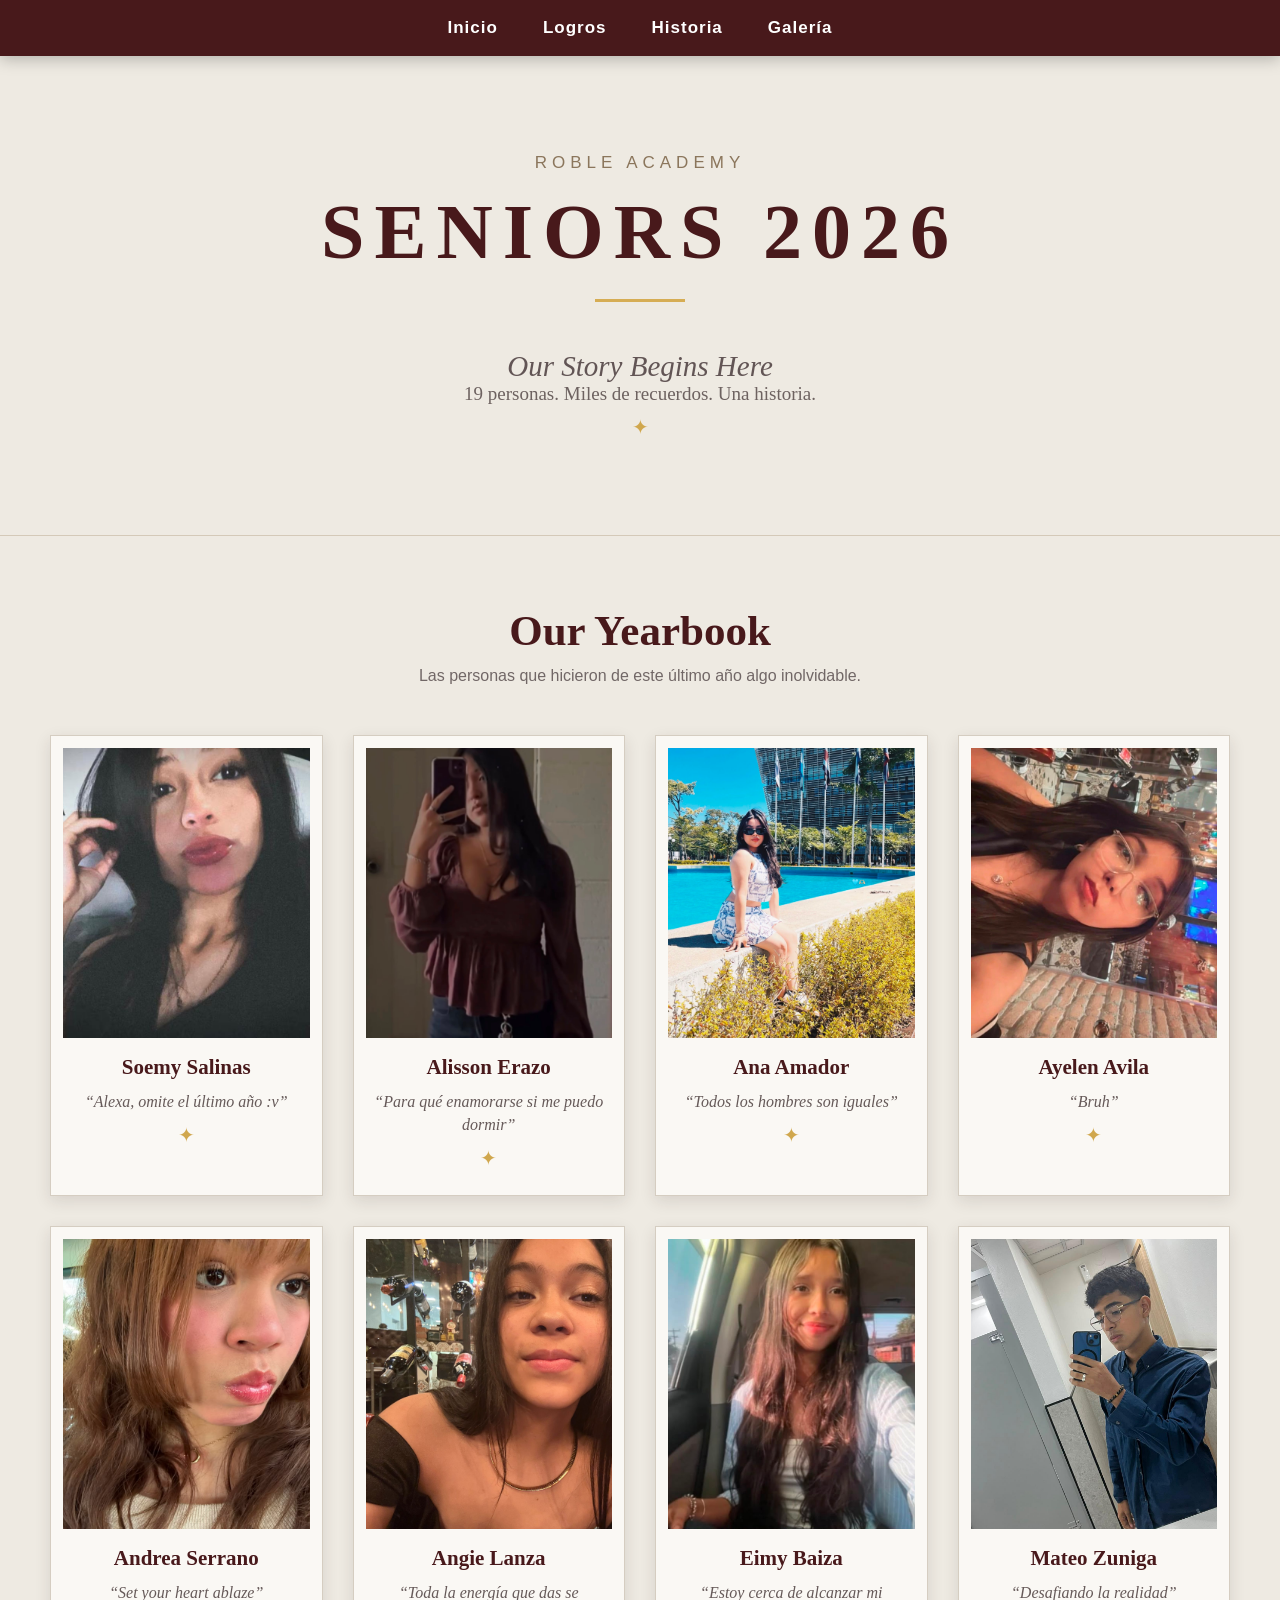
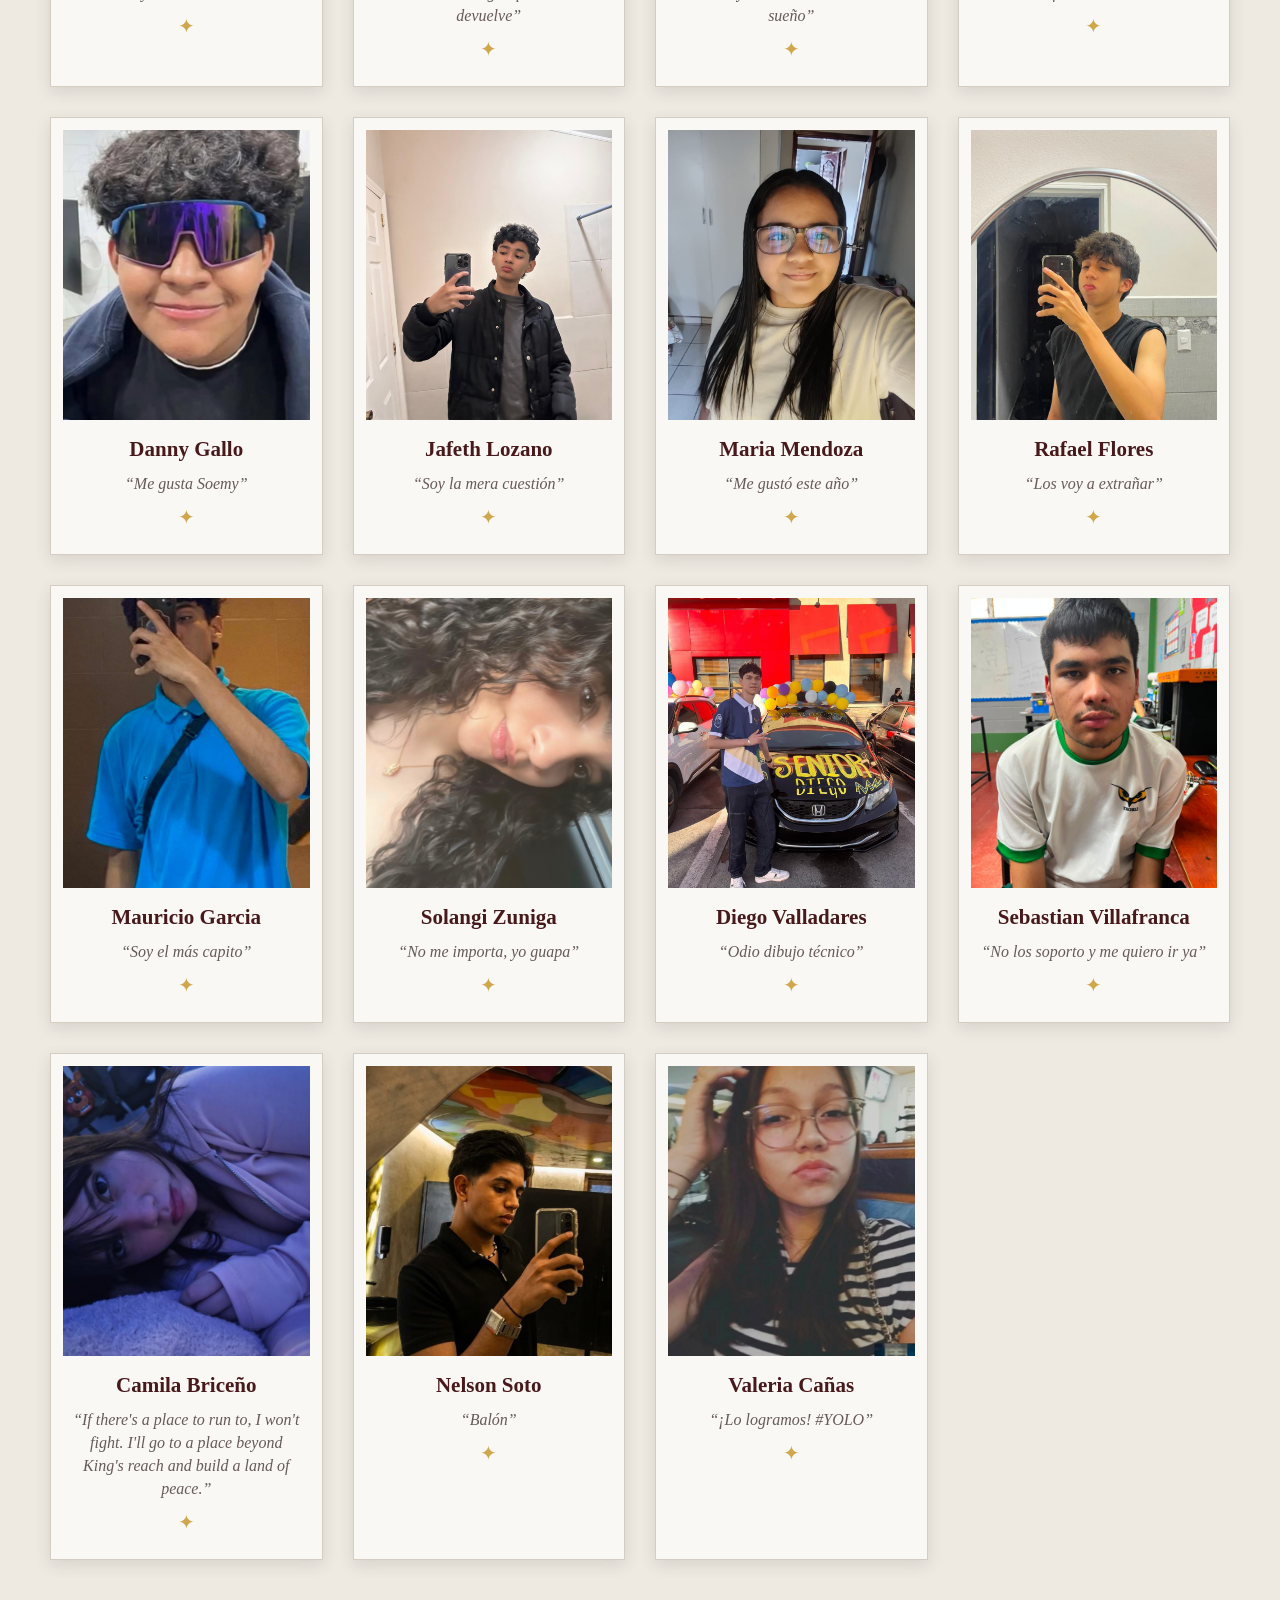
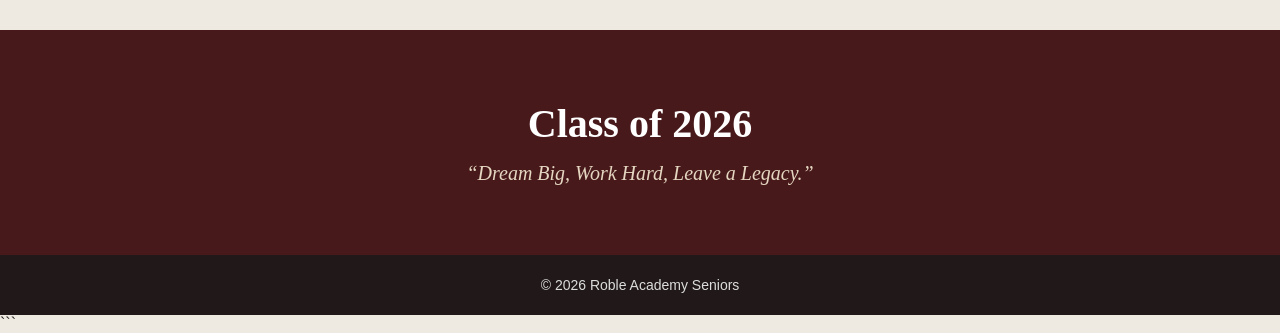
<file: index.html>
<!DOCTYPE html>
<html lang="es">

<head>

<meta charset="UTF-8">
<meta name="viewport" content="width=device-width, initial-scale=1.0">

<title>Roble Academy | Seniors 2026</title>

<link rel="stylesheet" href="estilos.css">

</head>


<body>


<!-- ==============================
     MENÚ
================================= -->

<nav>

<a href="index.html">Inicio</a>

<a href="logros.html">Logros</a>

<a href="historia.html">Historia</a>

<a href="galeria.html">Galería</a>

</nav>


<!-- ==============================
     PORTADA
================================= -->

<section class="portada">

<div class="small">
Roble Academy
</div>

<h1>SENIORS 2026</h1>

<div class="linea"></div>

<h2>Our Story Begins Here</h2>

<p>
19 personas. Miles de recuerdos. Una historia.
</p>

<div class="decoracion">
✦
</div>

</section>


<!-- ==============================
     YEARBOOK
================================= -->

<section class="yearbook">

<h2 class="yearbook-title">
Our Yearbook
</h2>

<p class="yearbook-subtitle">
Las personas que hicieron de este último año algo inolvidable.
</p>


<div class="grid">


<!-- 1 -->

<div class="card">

<img src="soemy.jpeg" alt="soemy">

<h3>Soemy Salinas</h3>

<p>
“Alexa, omite el último año :v”
</p>

<div class="decoracion">✦</div>

</div>


<!-- 2 -->

<div class="card">

<img src="allison.jpeg">

<h3>Alisson Erazo</h3>

<p>
“Para qué enamorarse si me puedo dormir”
</p>

<div class="decoracion">✦</div>

</div>


<!-- 3 -->

<div class="card">

<img src="ana.jpeg" alt="ana">

<h3>Ana Amador</h3>

<p>
“Todos los hombres son iguales”
</p>

<div class="decoracion">✦</div>

</div>


<!-- 4 -->

<div class="card">

<img src="ayelen.jpeg" alt="ayelen">

<h3>Ayelen Avila</h3>

<p>
“Bruh”
</p>

<div class="decoracion">✦</div>

</div>


<!-- 5 -->

<div class="card">

<img src="andrea.jpeg" alt="andrea">

<h3>Andrea Serrano</h3>

<p>
“Set your heart ablaze”
</p>

<div class="decoracion">✦</div>

</div>


<!-- 6 -->

<div class="card">

<img src="angie.jpeg" alt="angie">

<h3>Angie Lanza</h3>

<p>
“Toda la energía que das se devuelve”
</p>

<div class="decoracion">✦</div>

</div>


<!-- 7 -->

<div class="card">

<img src="eimy.jpeg" alt="Eimy Baiza">

<h3>Eimy Baiza</h3>

<p>
“Estoy cerca de alcanzar mi sueño”
</p>

<div class="decoracion">✦</div>

</div>


<!-- 8 -->

<div class="card">

<img src="mateo.jpeg" alt="mateo">

<h3>Mateo Zuniga</h3>

<p>
“Desafiando la realidad”
</p>

<div class="decoracion">✦</div>

</div>


<!-- 9 -->

<div class="card">

<img src="danny.jpeg" alt="danny">

<h3>Danny Gallo</h3>

<p>
“Me gusta Soemy”
</p>

<div class="decoracion">✦</div>

</div>


<!-- 10 -->

<div class="card">

<img src="jafeth.jpeg" alt="jafeth">

<h3>Jafeth Lozano</h3>

<p>
“Soy la mera cuestión”
</p>

<div class="decoracion">✦</div>

</div>


<!-- 11 -->

<div class="card">

<img src="maria.jpeg" alt="maria">

<h3>Maria Mendoza</h3>

<p>
“Me gustó este año”
</p>

<div class="decoracion">✦</div>

</div>


<!-- 12 -->

<div class="card">

<img src="rafael.jpeg" alt="rafael">

<h3>Rafael Flores</h3>

<p>
“Los voy a extrañar”
</p>

<div class="decoracion">✦</div>

</div>


<!-- 13 -->

<div class="card">

<img src="mauricio.jpeg" alt="mauricio">

<h3>Mauricio Garcia</h3>

<p>
“Soy el más capito”
</p>

<div class="decoracion">✦</div>

</div>


<!-- 14 -->

<div class="card">

<img src="solangi.jpeg" alt="solangi">

<h3>Solangi Zuniga</h3>

<p>
“No me importa, yo guapa”
</p>

<div class="decoracion">✦</div>

</div>


<!-- 15 -->

<div class="card">

<img src="diego.jpeg" alt="diego">

<h3>Diego Valladares</h3>

<p>
“Odio dibujo técnico”
</p>

<div class="decoracion">✦</div>

</div>


<!-- 16 -->

<div class="card">

<img src="andre.jpeg" alt="andre">

<h3>Sebastian Villafranca</h3>

<p>
“No los soporto y me quiero ir ya”
</p>

<div class="decoracion">✦</div>

</div>


<!-- 17 -->

<div class="card">

<img src="camilaa.jpg" alt="camilaa">

<h3>Camila Briceño</h3>

<p>
“If there's a place to run to, I won't fight.
I'll go to a place beyond King's reach
and build a land of peace.”
</p>

<div class="decoracion">✦</div>

</div>


<!-- 18 -->

<div class="card">

<img src="nelson.jpeg" alt="nelson">

<h3>Nelson Soto</h3>

<p>
“Balón”
</p>

<div class="decoracion">✦</div>

</div>


<!-- 19 -->

<div class="card">

<img src="valeria.jpeg" alt="valeria">

<h3>Valeria Cañas</h3>

<p>
“¡Lo logramos! #YOLO”
</p>

<div class="decoracion">✦</div>

</div>


</div>

</section>


<!-- ==============================
     MENSAJE FINAL
================================= -->

<section class="final">

<h2>Class of 2026</h2>

<p>
“Dream Big, Work Hard, Leave a Legacy.”
</p>

</section>


<footer>

© 2026 Roble Academy Seniors

</footer>


</body>

</html>
```
</file>
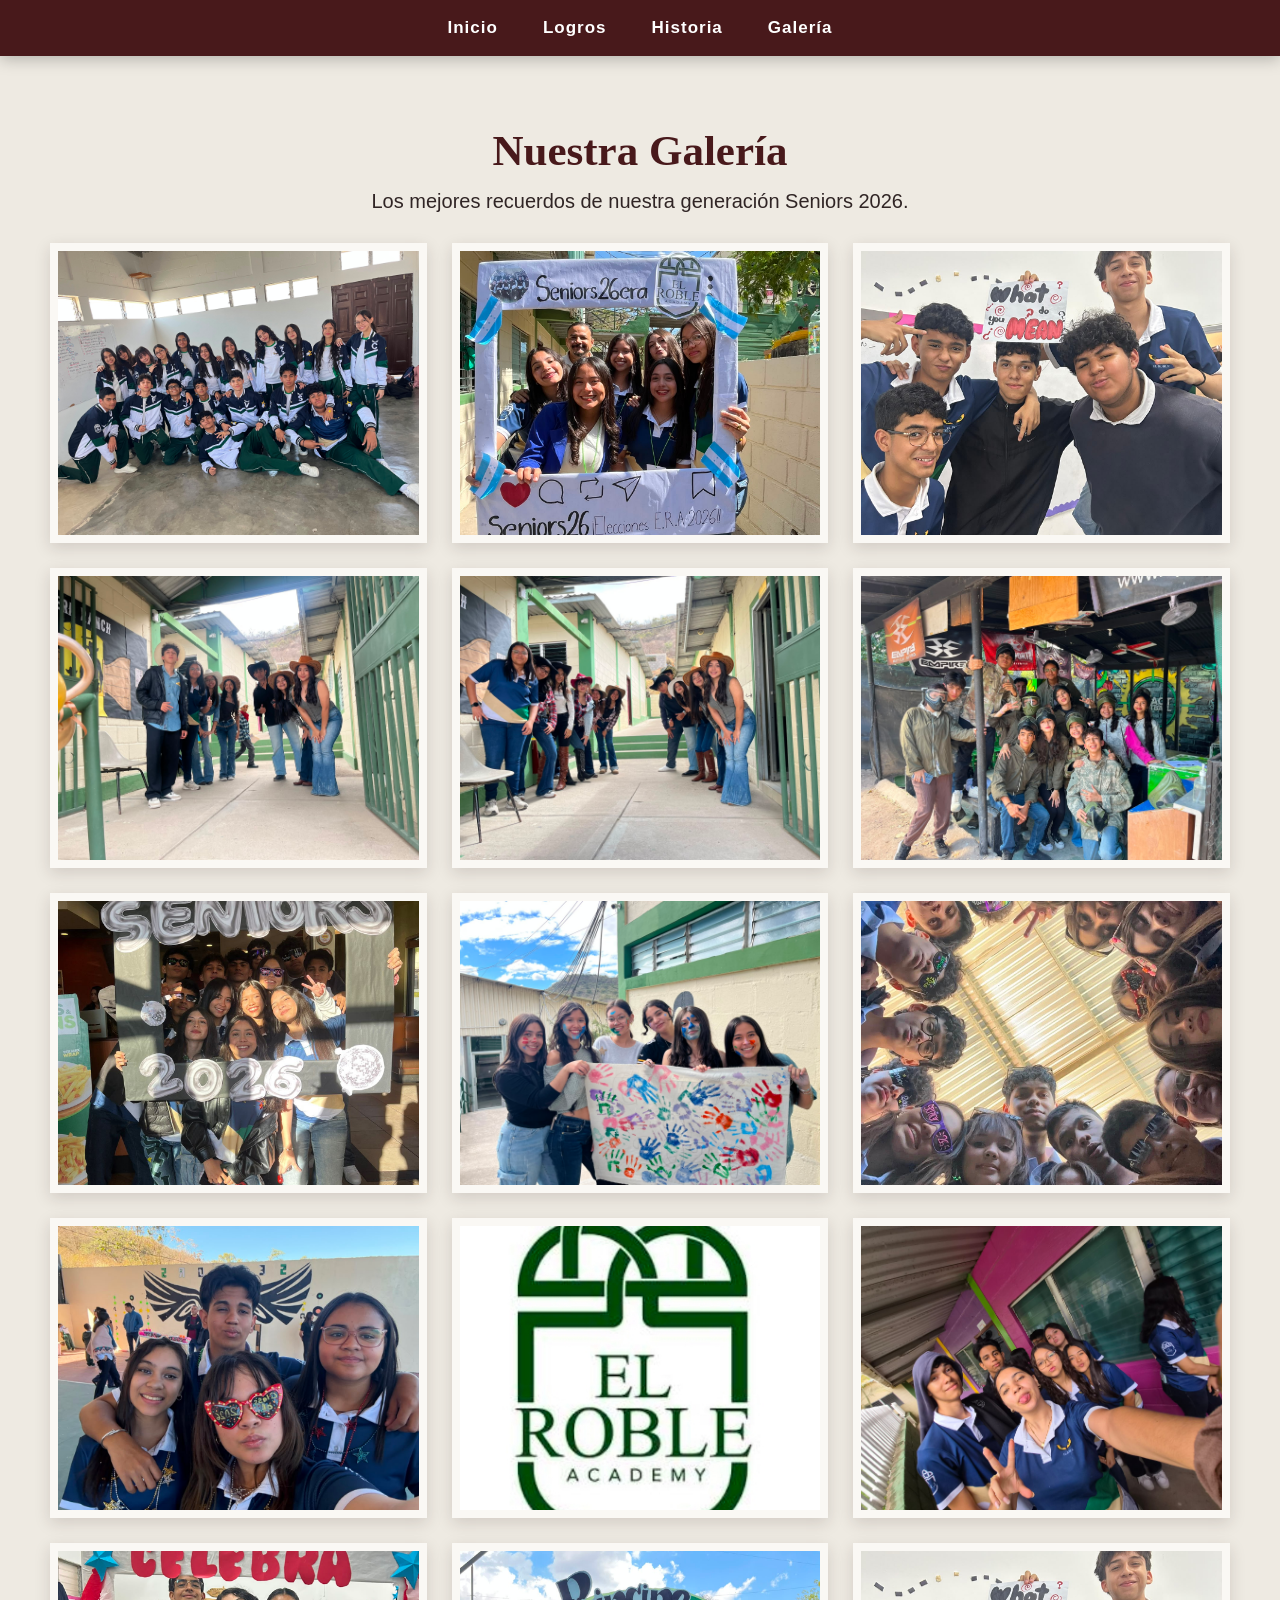
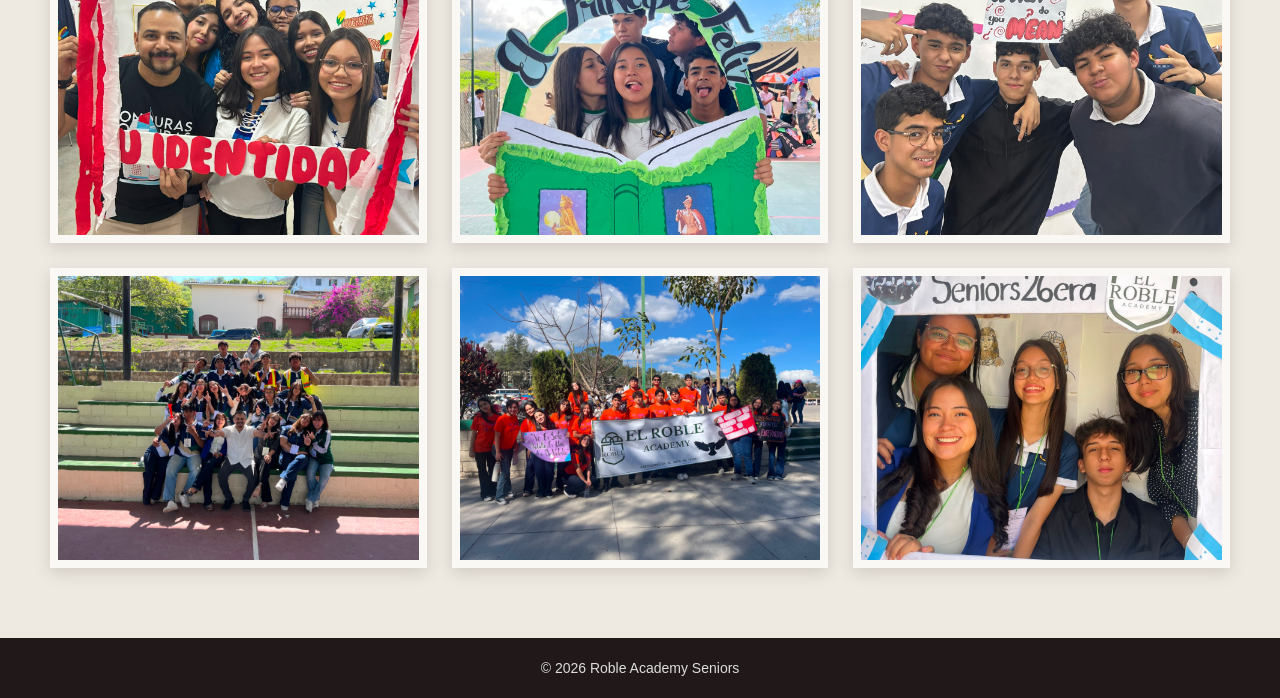
<file: galeria.html>
<!DOCTYPE html>
 <html lang="es"> 
<head>
 <meta charset="UTF-8">
 <title>Galería</title>
 <link rel="stylesheet" href="estilos.css">
 </head> 

<body> 

<nav> 
<a href="index.html">Inicio</a> 
<a href="logros.html">Logros</a> 
<a href="historia.html">Historia</a> 
<a href="galeria.html">Galería</a> 
</nav>

 <section class="pagina"> 

<h1>Nuestra Galería</h1>

 <p style="text-align:center;font-size:20px;margin-bottom:30px;"> Los mejores recuerdos de nuestra generación Seniors 2026. </p>

 <div class="galeria">

<img src="1.jpeg" alt="1">
<img src="2.jpeg" alt="2">
<img src="3.jpeg" alt="3">
<img src="4.jpeg" alt="4">
<img src="5.jpeg" alt="5">
<img src="6.jpeg" alt="6">
<img src="7.jpeg" alt="7">
<img src="8.jpeg" alt="8">
<img src="9.jpeg" alt="9">
<img src="10.jpeg" alt="10">
<img src="11.jpeg" alt="11">
<img src="12.jpeg" alt="12">
<img src="13.jpeg" alt="13">
<img src="14.jpeg" alt="14">
<img src="15.jpeg" alt="15">
<img src="16.jpeg" alt="16">
<img src="17.jpeg" alt="17">
<img src="18.jpeg" alt="18">
  
 </div>

 </section>
 <footer>
 © 2026 Roble Academy Seniors
 </footer>

 </body>
 </html>
</file>
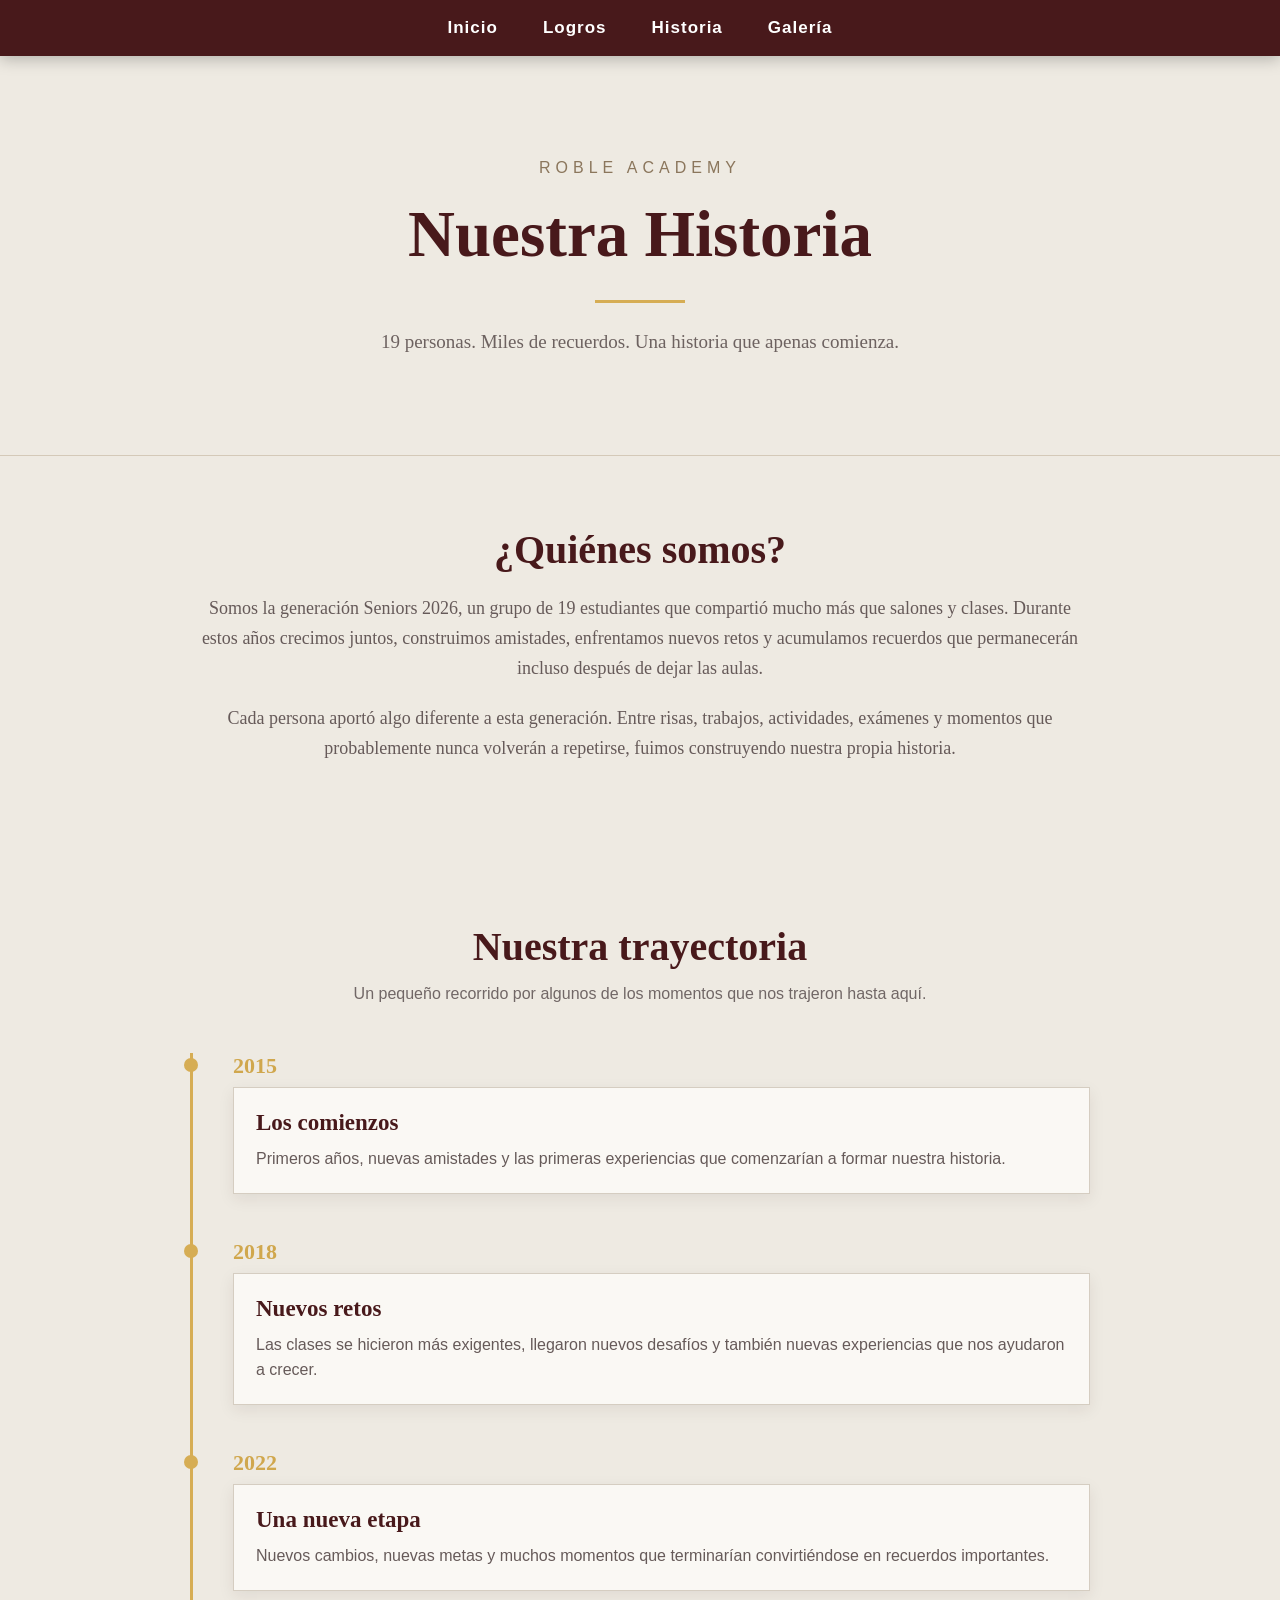
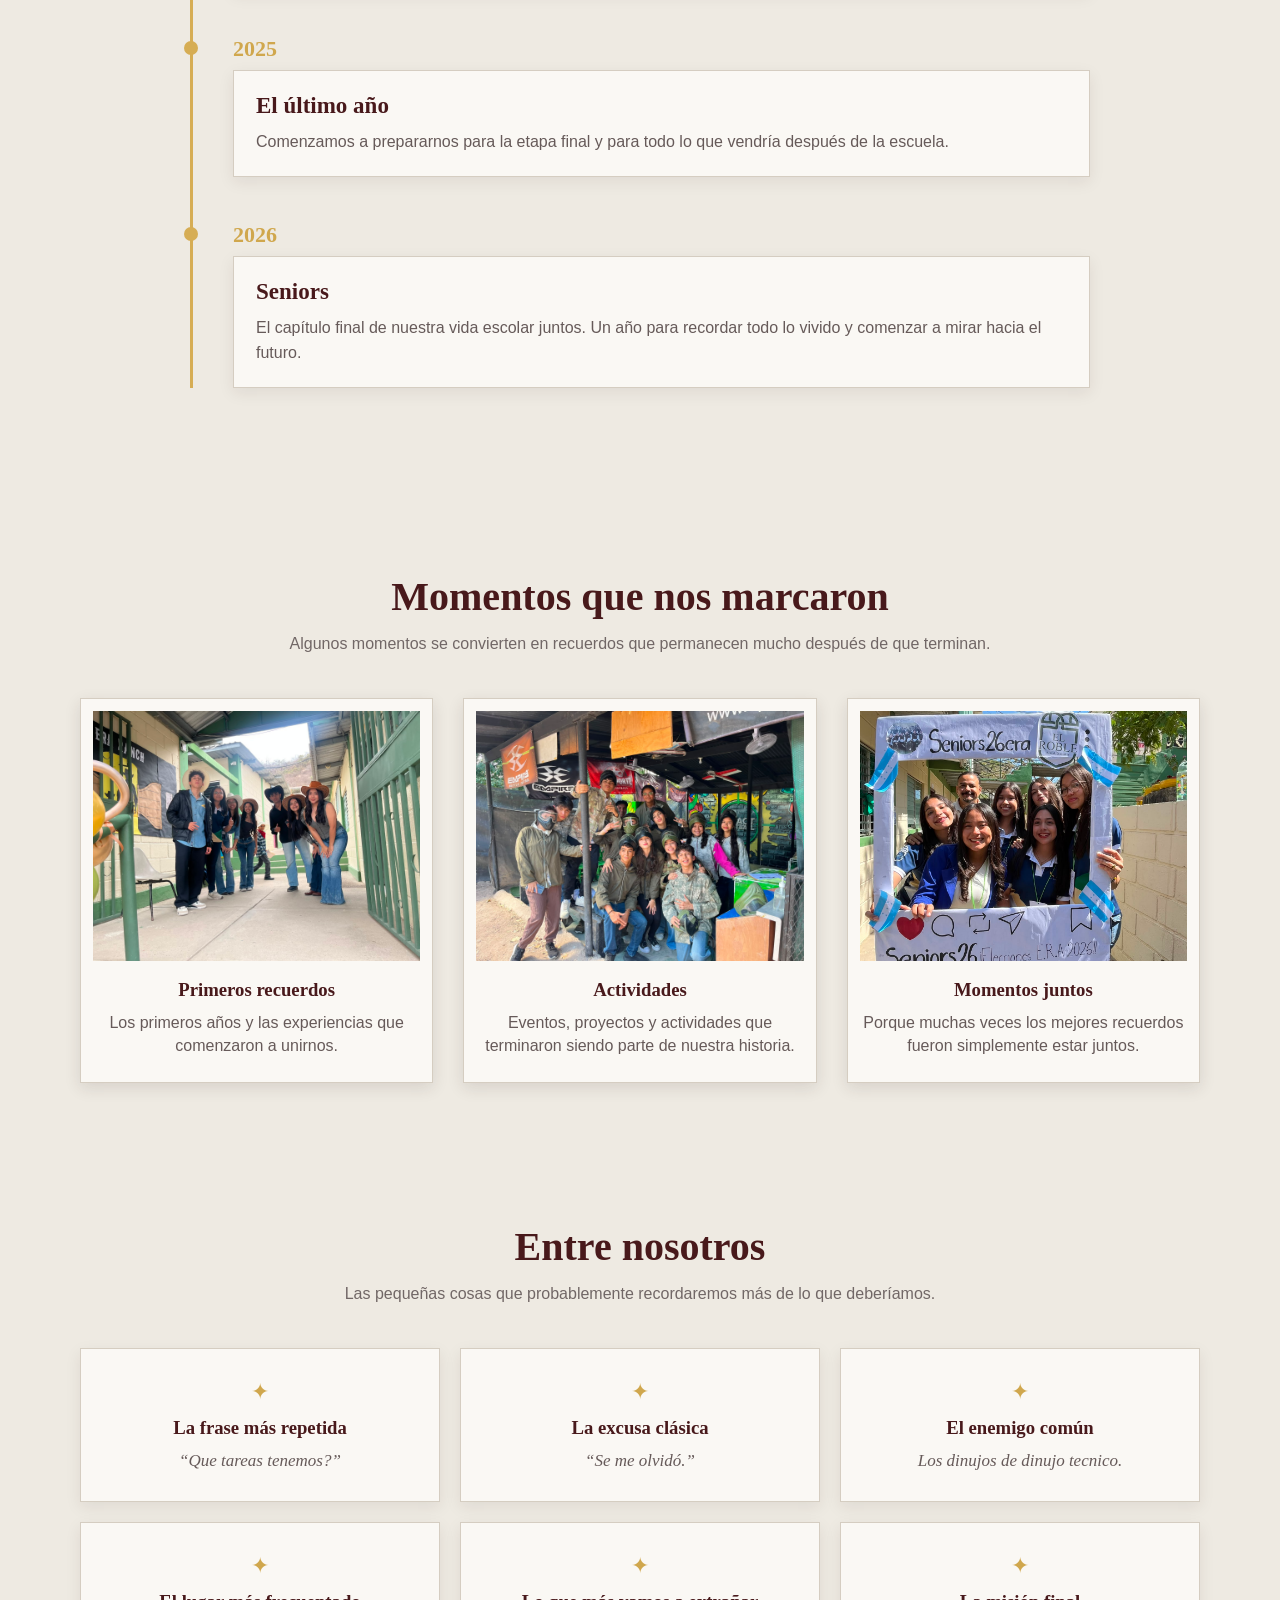
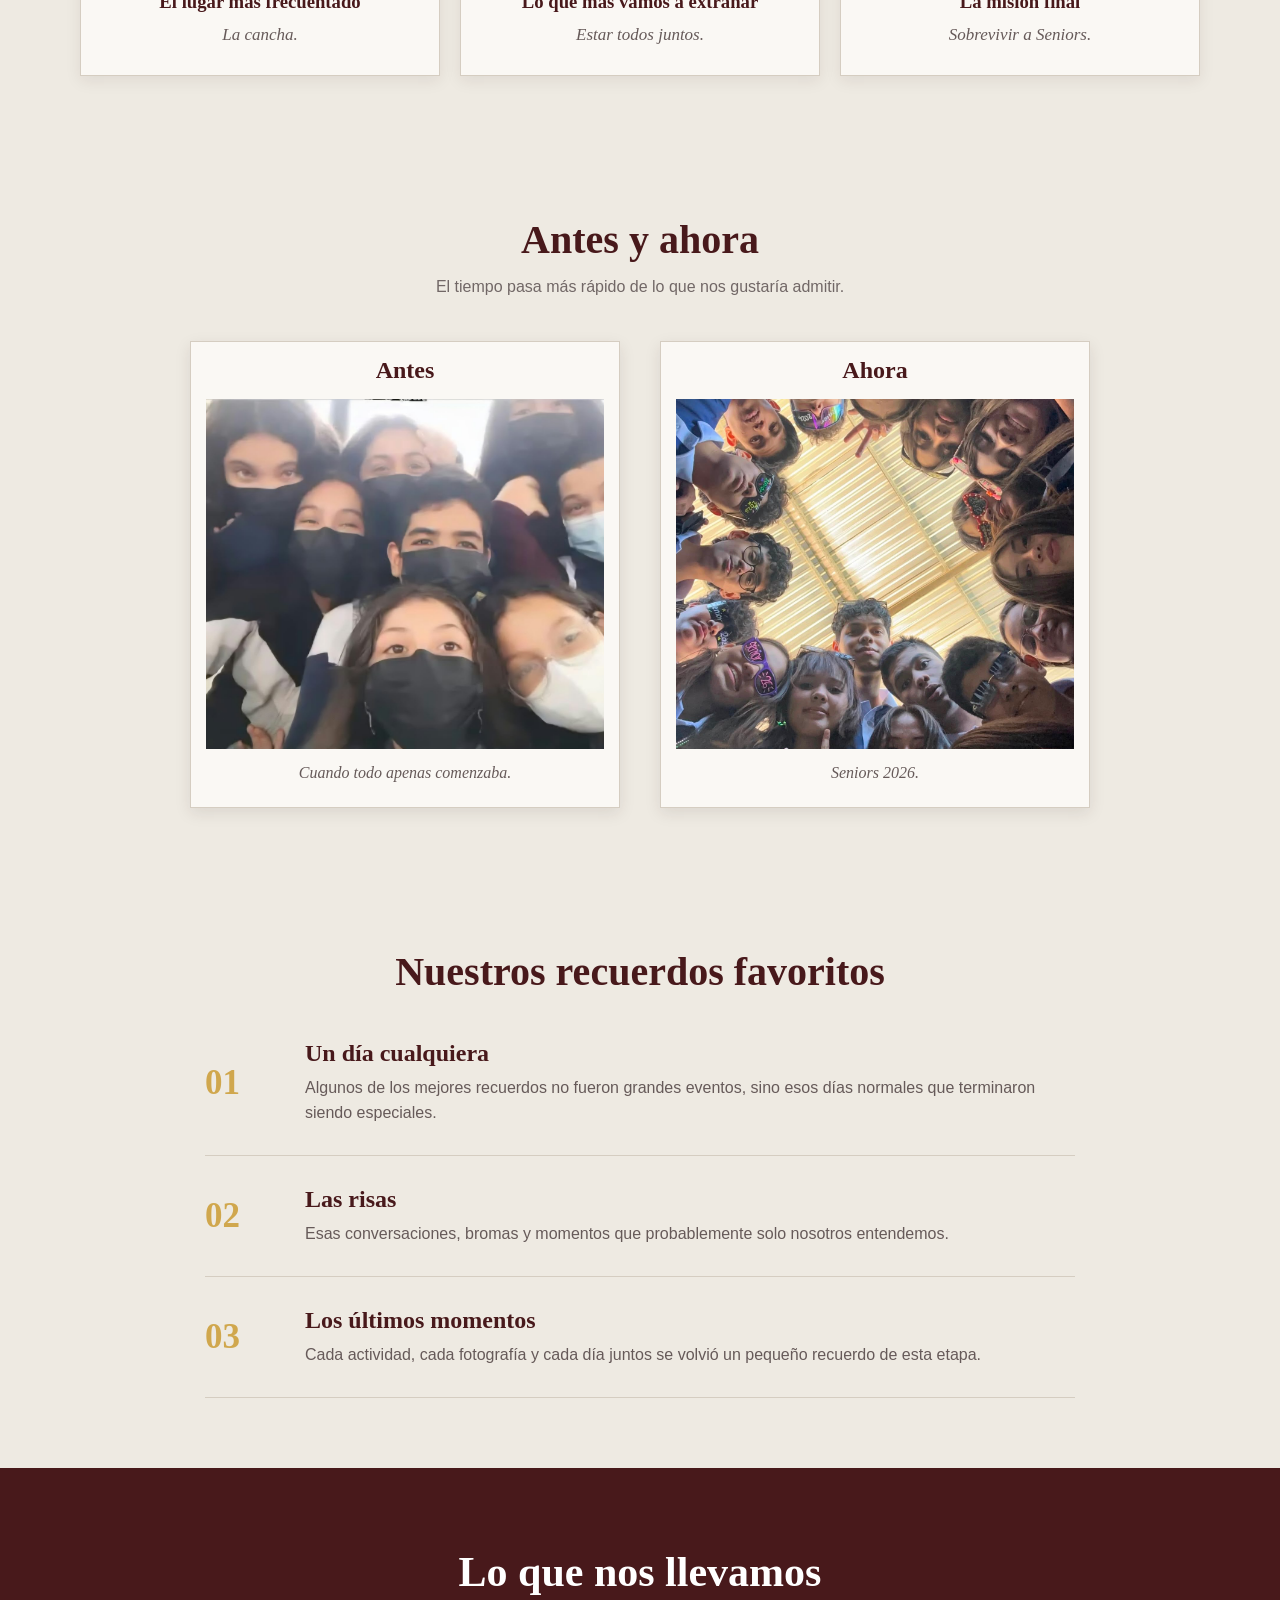
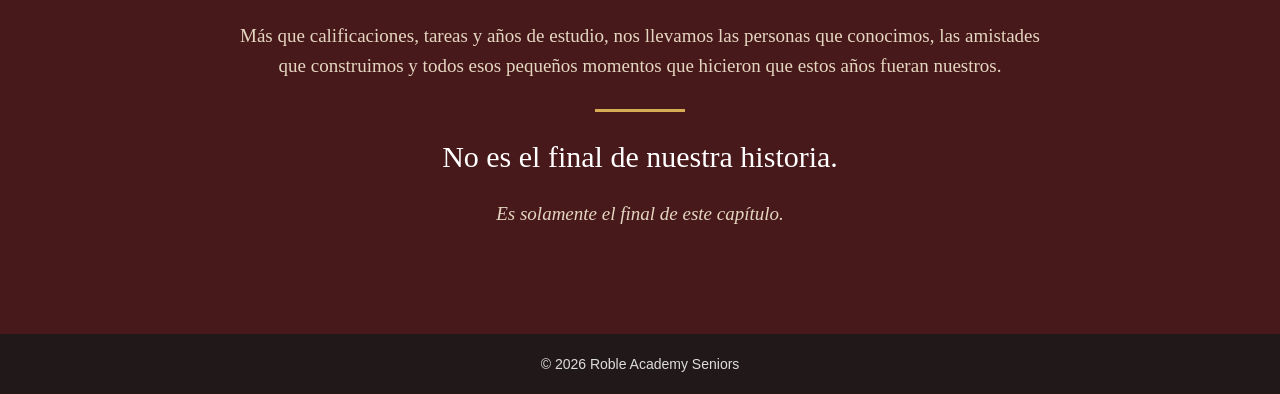
<file: historia.html>
<!DOCTYPE html>
<html lang="es">

<head>

<meta charset="UTF-8">
<meta name="viewport" content="width=device-width, initial-scale=1.0">

<title>Nuestra Historia | Roble Academy Seniors 2026</title>

<link rel="stylesheet" href="estilos.css">

</head>

<body>


<!-- ==============================
     MENÚ
================================= -->

<nav>

<a href="inicio.html">Inicio</a>

<a href="logros.html">Logros</a>

<a href="historia.html">Historia</a>

<a href="galeria.html">Galería</a>

</nav>


<!-- ==============================
     PORTADA
================================= -->

<section class="historia-portada">

<p class="historia-small">ROBLE ACADEMY</p>

<h1>Nuestra Historia</h1>

<div class="linea"></div>

<p>
19 personas. Miles de recuerdos. Una historia que apenas comienza.
</p>

</section>


<!-- ==============================
     QUIÉNES SOMOS
================================= -->

<section class="historia-seccion">

<h2>¿Quiénes somos?</h2>

<p class="historia-texto">

Somos la generación Seniors 2026, un grupo de 19 estudiantes
que compartió mucho más que salones y clases. Durante estos años
crecimos juntos, construimos amistades, enfrentamos nuevos retos
y acumulamos recuerdos que permanecerán incluso después de dejar
las aulas.

</p>

<p class="historia-texto">

Cada persona aportó algo diferente a esta generación. Entre
risas, trabajos, actividades, exámenes y momentos que probablemente
nunca volverán a repetirse, fuimos construyendo nuestra propia historia.

</p>

</section>


<!-- ==============================
     LÍNEA DEL TIEMPO
================================= -->

<section class="historia-seccion timeline-section">

<h2>Nuestra trayectoria</h2>

<p class="historia-subtitulo">
Un pequeño recorrido por algunos de los momentos que nos trajeron hasta aquí.
</p>


<div class="timeline">


<div class="timeline-item">

<div class="timeline-year">
2015
</div>

<div class="timeline-content">

<h3>Los comienzos</h3>

<p>
Primeros años, nuevas amistades y las primeras experiencias
que comenzarían a formar nuestra historia.
</p>

</div>

</div>


<div class="timeline-item">

<div class="timeline-year">
2018
</div>

<div class="timeline-content">

<h3>Nuevos retos</h3>

<p>
Las clases se hicieron más exigentes, llegaron nuevos desafíos
y también nuevas experiencias que nos ayudaron a crecer.
</p>

</div>

</div>


<div class="timeline-item">

<div class="timeline-year">
2022
</div>

<div class="timeline-content">

<h3>Una nueva etapa</h3>

<p>
Nuevos cambios, nuevas metas y muchos momentos que terminarían
convirtiéndose en recuerdos importantes.
</p>

</div>

</div>


<div class="timeline-item">

<div class="timeline-year">
2025
</div>

<div class="timeline-content">

<h3>El último año</h3>

<p>
Comenzamos a prepararnos para la etapa final y para todo lo que
vendría después de la escuela.
</p>

</div>

</div>


<div class="timeline-item">

<div class="timeline-year">
2026
</div>

<div class="timeline-content">

<h3>Seniors</h3>

<p>
El capítulo final de nuestra vida escolar juntos.
Un año para recordar todo lo vivido y comenzar a mirar hacia el futuro.
</p>

</div>

</div>


</div>

</section>


<!-- ==============================
     MOMENTOS
================================= -->

<section class="historia-seccion">

<h2>Momentos que nos marcaron</h2>

<p class="historia-subtitulo">
Algunos momentos se convierten en recuerdos que permanecen mucho después de que terminan.
</p>


<div class="momentos-grid">


<div class="momento-card">

<img src="4.jpeg" alt="4">

<h3>Primeros recuerdos</h3>

<p>
Los primeros años y las experiencias que comenzaron a unirnos.
</p>

</div>


<div class="momento-card">

<img src="6.jpeg" alt="6">

<h3>Actividades</h3>

<p>
Eventos, proyectos y actividades que terminaron siendo parte de nuestra historia.
</p>

</div>


<div class="momento-card">

<img src="2.jpeg" alt="2">

<h3>Momentos juntos</h3>

<p>
Porque muchas veces los mejores recuerdos fueron simplemente estar juntos.
</p>

</div>


</div>

</section>


<!-- ==============================
     ENTRE NOSOTROS
================================= -->

<section class="historia-seccion">

<h2>Entre nosotros</h2>

<p class="historia-subtitulo">
Las pequeñas cosas que probablemente recordaremos más de lo que deberíamos.
</p>


<div class="datos-grid">


<div class="dato-card">

<span>✦</span>

<h3>La frase más repetida</h3>

<p>
“Que tareas tenemos?”
</p>

</div>


<div class="dato-card">

<span>✦</span>

<h3>La excusa clásica</h3>

<p>
“Se me olvidó.”
</p>

</div>


<div class="dato-card">

<span>✦</span>

<h3>El enemigo común</h3>

<p>
Los dinujos de dinujo tecnico.
</p>

</div>


<div class="dato-card">

<span>✦</span>

<h3>El lugar más frecuentado</h3>

<p>
La cancha.
</p>

</div>


<div class="dato-card">

<span>✦</span>

<h3>Lo que más vamos a extrañar</h3>

<p>
Estar todos juntos.
</p>

</div>


<div class="dato-card">

<span>✦</span>

<h3>La misión final</h3>

<p>
Sobrevivir a Seniors.
</p>

</div>


</div>

</section>


<!-- ==============================
     ANTES Y AHORA
================================= -->

<section class="historia-seccion">

<h2>Antes y ahora</h2>

<p class="historia-subtitulo">
El tiempo pasa más rápido de lo que nos gustaría admitir.
</p>


<div class="antes-ahora-grid">


<div class="comparacion">

<h3>Antes</h3>

<img src="miniseniors.jpeg" alt="miniseniors">

<p>
Cuando todo apenas comenzaba.
</p>

</div>


<div class="comparacion">

<h3>Ahora</h3>

<img src="9.jpeg" alt="9">

<p>
Seniors 2026.
</p>

</div>


</div>

</section>


<!-- ==============================
     RECUERDOS FAVORITOS
================================= -->

<section class="historia-seccion recuerdos">

<h2>Nuestros recuerdos favoritos</h2>

<div class="recuerdo">

<div class="recuerdo-numero">
01
</div>

<div>

<h3>Un día cualquiera</h3>

<p>
Algunos de los mejores recuerdos no fueron grandes eventos,
sino esos días normales que terminaron siendo especiales.
</p>

</div>

</div>


<div class="recuerdo">

<div class="recuerdo-numero">
02
</div>

<div>

<h3>Las risas</h3>

<p>
Esas conversaciones, bromas y momentos que probablemente solo
nosotros entendemos.
</p>

</div>

</div>


<div class="recuerdo">

<div class="recuerdo-numero">
03
</div>

<div>

<h3>Los últimos momentos</h3>

<p>
Cada actividad, cada fotografía y cada día juntos se volvió
un pequeño recuerdo de esta etapa.
</p>

</div>

</div>

</section>


<!-- ==============================
     MENSAJE FINAL
================================= -->

<section class="historia-final">

<h2>Lo que nos llevamos</h2>

<p>

Más que calificaciones, tareas y años de estudio,
nos llevamos las personas que conocimos, las amistades que construimos
y todos esos pequeños momentos que hicieron que estos años fueran nuestros.

</p>

<div class="linea"></div>

<h3>
No es el final de nuestra historia.
</h3>

<p class="frase-final">
Es solamente el final de este capítulo.
</p>

</section>


<!-- ==============================
     FOOTER
================================= -->

<footer>

© 2026 Roble Academy Seniors

</footer>


</body>

</html>
</file>
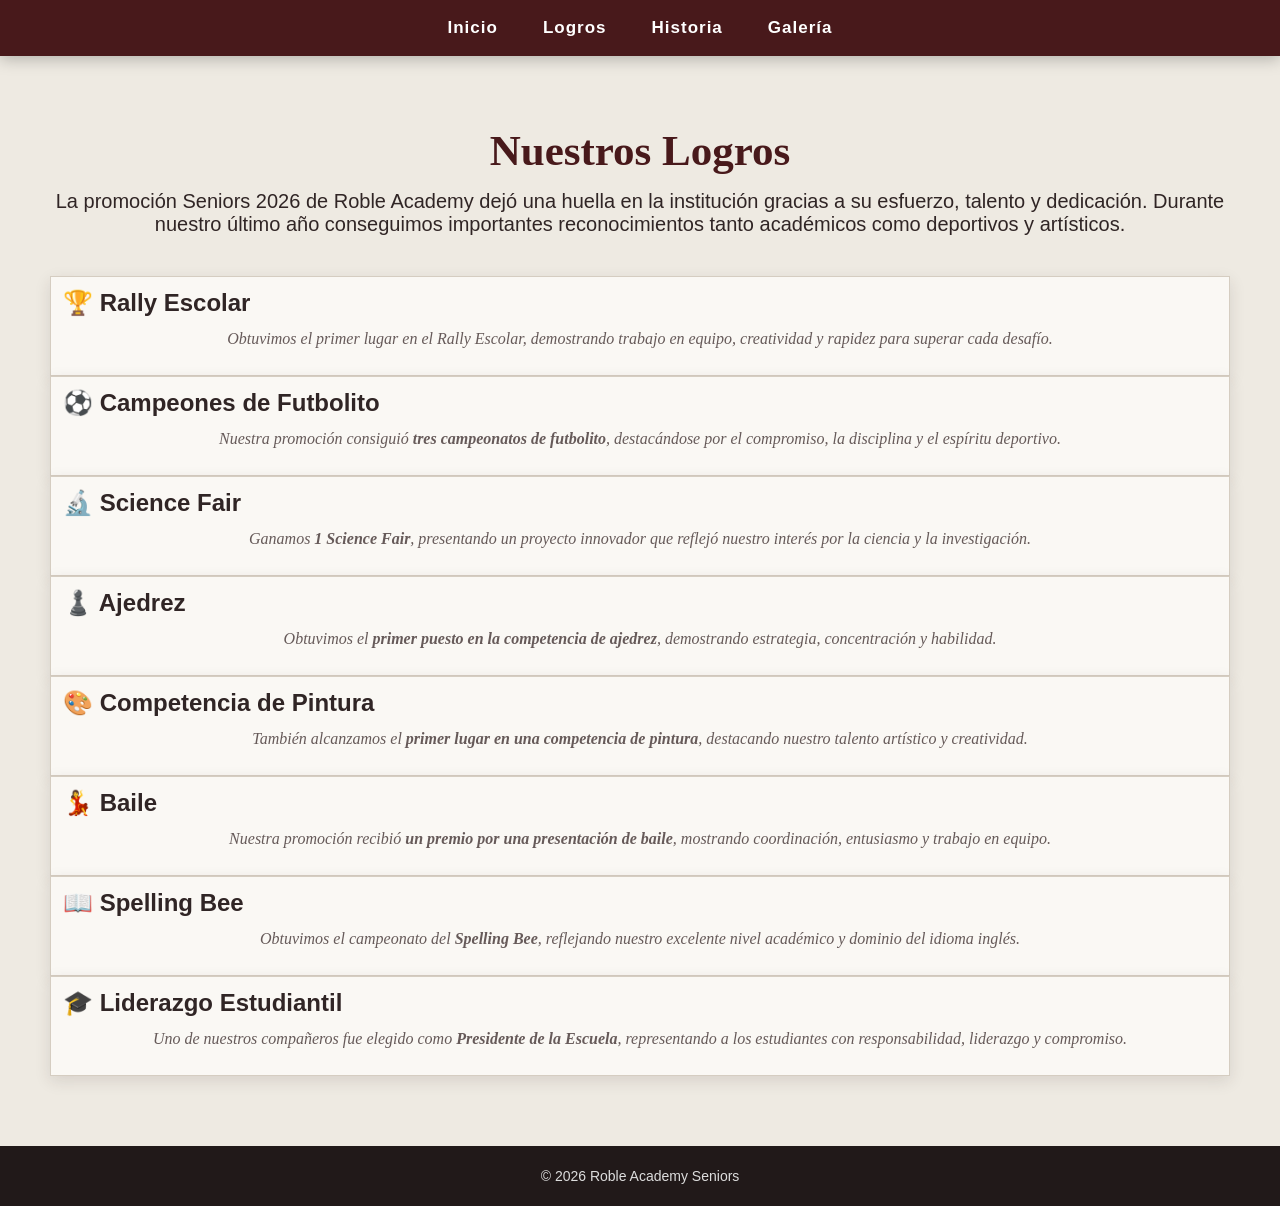
<file: logros.html>
<!DOCTYPE html> 
<html lang="es"> 
<head> 
<meta charset="UTF-8"> 
<title>Logros</title> 
<link rel="stylesheet" href="estilos.css">
</head> 

<body> 

<nav> 
<a href="index.html">Inicio</a> 
<a href="logros.html">Logros</a> 
<a href="historia.html">Historia</a> 
<a href="galeria.html">Galería</a> 
</nav> 

<section class="pagina"> 

<h1>Nuestros Logros</h1> 

<p style="text-align:center; font-size:20px; margin-bottom:40px;">
La promoción Seniors 2026 de Roble Academy dejó una huella en la institución gracias a su esfuerzo, talento y dedicación. Durante nuestro último año conseguimos importantes reconocimientos tanto académicos como deportivos y artísticos. </p> 

<div class="card">
 <h2>🏆 Rally Escolar</h2>
 <p>
 Obtuvimos el primer lugar en el Rally Escolar, demostrando trabajo en equipo, creatividad y rapidez para superar cada desafío.
 </p>
</div>

 <div class="card">
 <h2>⚽ Campeones de Futbolito</h2>
 <p>
 Nuestra promoción consiguió <strong>tres campeonatos de futbolito</strong>, destacándose por el compromiso, la disciplina y el espíritu deportivo.
 </p>
 </div>

 <div class="card">
 <h2>🔬 Science Fair</h2>
 <p>
 Ganamos <strong>1 Science Fair</strong>, presentando un proyecto innovador que reflejó nuestro interés por la ciencia y la investigación.
 </p>
 </div>

 <div class="card">
 <h2>♟️ Ajedrez</h2>
 <p>
 Obtuvimos el <strong>primer puesto en la competencia de ajedrez</strong>, demostrando estrategia, concentración y habilidad.
 </p>
 </div>

 <div class="card">
 <h2>🎨 Competencia de Pintura</h2>
 <p>
 También alcanzamos el <strong>primer lugar en una competencia de pintura</strong>, destacando nuestro talento artístico y creatividad.
 </p>
 </div>

 <div class="card">
 <h2>💃 Baile</h2>
 <p>
 Nuestra promoción recibió <strong>un premio por una presentación de baile</strong>, mostrando coordinación, entusiasmo y trabajo en equipo.
 </p>
 </div> 

<div class="card"> 
<h2>📖 Spelling Bee</h2>
 <p>
 Obtuvimos el campeonato del <strong>Spelling Bee</strong>, reflejando nuestro excelente nivel académico y dominio del idioma inglés.
 </p> 
</div>

 <div class="card">
 <h2>🎓 Liderazgo Estudiantil</h2>
 <p> 
Uno de nuestros compañeros fue elegido como <strong>Presidente de la Escuela</strong>, representando a los estudiantes con responsabilidad, liderazgo y compromiso.
 </p>
 </div>

 </section>

 <footer>
 © 2026 Roble Academy Seniors
 </footer>

 </body>
 </html>
</file>
<file: estilos.css>
/* ==============================
   GENERAL
================================= */

*{
    margin:0;
    padding:0;
    box-sizing:border-box;
}

body{
    background:#eeeae2;
    color:#302525;
    font-family:Arial, Helvetica, sans-serif;
}


/* ==============================
   NAVBAR
================================= */

nav{
    width:100%;
    background:#48191b;
    padding:18px;
    display:flex;
    justify-content:center;
    gap:45px;
    position:sticky;
    top:0;
    z-index:100;
    box-shadow:0 3px 15px rgba(0,0,0,.25);
}

nav a{
    color:#fff;
    text-decoration:none;
    font-size:17px;
    font-weight:bold;
    letter-spacing:1px;
    transition:.3s;
}

nav a:hover{
    color:#d6ad54;
}


/* ==============================
   PORTADA
================================= */

.portada{
    min-height:480px;

    display:flex;
    flex-direction:column;
    justify-content:center;
    align-items:center;
    text-align:center;

    padding:60px 20px;

    background:
    linear-gradient(
        rgba(238,234,226,.93),
        rgba(238,234,226,.93)
    );

    border-bottom:1px solid #d4c9b8;
}

.portada .small{
    color:#8b765c;
    font-size:17px;
    letter-spacing:5px;
    text-transform:uppercase;
    margin-bottom:20px;
}

.portada h1{
    font-family:Georgia,serif;
    color:#48191b;
    font-size:78px;
    letter-spacing:10px;
    line-height:1;
}

.portada h2{
    font-family:Georgia,serif;
    color:#625555;
    font-size:29px;
    font-weight:normal;
    font-style:italic;
    margin-top:20px;
}

.linea{
    width:90px;
    height:3px;
    background:#d6ad54;
    margin:28px auto;
}

.portada p{
    font-family:Georgia,serif;
    color:#6d6260;
    font-size:19px;
}


/* ==============================
   YEARBOOK
================================= */

.yearbook{
    max-width:1450px;
    margin:auto;
    padding:70px 50px;
}

.yearbook-title{
    text-align:center;
    font-family:Georgia,serif;
    font-size:43px;
    color:#48191b;
}

.yearbook-subtitle{
    text-align:center;
    color:#716766;
    margin-top:12px;
    margin-bottom:50px;
}


/* ==============================
   GRID
================================= */

.grid{
    display:grid;
    grid-template-columns:repeat(4,1fr);
    gap:30px;
}


/* ==============================
   TARJETAS
================================= */

.card{
    background:#faf8f4;
    padding:12px 12px 25px;

    border:1px solid #d5cdc1;

    box-shadow:
        0 5px 15px rgba(50,30,30,.12);

    transition:.3s;
}

.card:hover{
    transform:translateY(-8px);
    box-shadow:
        0 15px 30px rgba(50,30,30,.2);
}


/* ==============================
   FOTO
================================= */

.card img{
    width:100%;
    height:290px;
    object-fit:cover;
    display:block;
}


/* ==============================
   NOMBRE
================================= */

.card h3{
    text-align:center;
    margin-top:17px;

    color:#48191b;

    font-family:Georgia,serif;
    font-size:21px;
}


/* ==============================
   FRASE
================================= */

.card p{
    text-align:center;

    margin-top:10px;

    padding:0 8px;

    color:#665a59;

    font-family:Georgia,serif;
    font-style:italic;

    font-size:16px;
    line-height:23px;
}


/* ==============================
   DECORACIÓN
================================= */

.decoracion{
    text-align:center;
    color:#d0a74d;
    font-size:20px;
    margin-top:10px;
}


/* ==============================
   FINAL
================================= */

.final{
    background:#48191b;
    color:white;

    text-align:center;

    padding:70px 20px;
}

.final h2{
    font-family:Georgia,serif;
    font-size:40px;
}

.final p{
    margin-top:15px;

    font-family:Georgia,serif;
    font-style:italic;

    font-size:20px;
    color:#e4d6c0;
}


/* ==============================
   FOOTER
================================= */

footer{
    background:#211919;
    color:#ddd;

    text-align:center;

    padding:22px;

    font-size:14px;
}


/* ==============================
   TABLET
================================= */

@media(max-width:1100px){

    .grid{
        grid-template-columns:repeat(3,1fr);
    }

    .portada h1{
        font-size:60px;
    }

}


/* ==============================
   CELULAR
================================= */

@media(max-width:750px){

    nav{
        gap:20px;
        flex-wrap:wrap;
    }

    nav a{
        font-size:14px;
    }

    .grid{
        grid-template-columns:repeat(2,1fr);
    }

    .yearbook{
        padding:50px 20px;
    }

    .portada h1{
        font-size:43px;
        letter-spacing:5px;
    }

    .portada h2{
        font-size:23px;
    }

}


/* ==============================
   CELULAR PEQUEÑO
================================= */

@media(max-width:500px){

    .grid{
        grid-template-columns:1fr;
    }

    .card img{
        height:350px;
    }

    .yearbook-title{
        font-size:34px;
    }

}

/* ==============================
   HISTORIA
================================= */

.historia-portada{
    min-height:400px;

    display:flex;
    flex-direction:column;
    justify-content:center;
    align-items:center;

    text-align:center;

    padding:60px 20px;

    background:#eeeae2;

    border-bottom:1px solid #d4c9b8;
}

.historia-small{
    color:#8b765c;
    font-size:16px;
    letter-spacing:5px;
    margin-bottom:20px;
}

.historia-portada h1{
    font-family:Georgia,serif;
    color:#48191b;
    font-size:65px;
}

.historia-portada > p:last-child{
    font-family:Georgia,serif;
    color:#6d6260;
    font-size:19px;
}


/* ==============================
   SECCIONES
================================= */

.historia-seccion{
    max-width:1200px;
    margin:auto;
    padding:70px 40px;
}

.historia-seccion h2{
    text-align:center;
    font-family:Georgia,serif;
    color:#48191b;
    font-size:40px;
    margin-bottom:15px;
}

.historia-texto{
    max-width:900px;
    margin:20px auto;
    text-align:center;

    color:#665a59;

    font-family:Georgia,serif;
    font-size:18px;
    line-height:30px;
}

.historia-subtitulo{
    text-align:center;
    color:#716766;
    margin-bottom:45px;
}


/* ==============================
   TIMELINE
================================= */

.timeline{
    max-width:900px;
    margin:50px auto 0;

    border-left:3px solid #d6ad54;
    padding-left:40px;
}

.timeline-item{
    position:relative;
    margin-bottom:45px;
}

.timeline-item::before{
    content:"";
    position:absolute;

    width:14px;
    height:14px;

    background:#d6ad54;

    border-radius:50%;

    left:-49px;
    top:5px;
}

.timeline-year{
    color:#d0a74d;

    font-family:Georgia,serif;

    font-size:22px;
    font-weight:bold;

    margin-bottom:8px;
}

.timeline-content{
    background:#faf8f4;

    padding:22px;

    border:1px solid #d5cdc1;

    box-shadow:0 5px 15px rgba(50,30,30,.08);
}

.timeline-content h3{
    color:#48191b;

    font-family:Georgia,serif;

    font-size:23px;

    margin-bottom:10px;
}

.timeline-content p{
    color:#665a59;

    line-height:25px;
}


/* ==============================
   MOMENTOS
================================= */

.momentos-grid{
    display:grid;

    grid-template-columns:repeat(3,1fr);

    gap:30px;
}

.momento-card{
    background:#faf8f4;

    padding:12px 12px 25px;

    border:1px solid #d5cdc1;

    box-shadow:0 5px 15px rgba(50,30,30,.12);
}

.momento-card img{
    width:100%;
    height:250px;

    object-fit:cover;

    display:block;
}

.momento-card h3{
    color:#48191b;

    font-family:Georgia,serif;

    text-align:center;

    margin-top:18px;
}

.momento-card p{
    color:#665a59;

    text-align:center;

    margin-top:10px;

    line-height:23px;
}


/* ==============================
   DATOS
================================= */

.datos-grid{
    display:grid;

    grid-template-columns:repeat(3,1fr);

    gap:20px;
}

.dato-card{
    background:#faf8f4;

    border:1px solid #d5cdc1;

    padding:30px 20px;

    text-align:center;

    box-shadow:0 5px 15px rgba(50,30,30,.08);

    transition:.3s;
}

.dato-card:hover{
    transform:translateY(-5px);
}

.dato-card span{
    color:#d0a74d;
    font-size:22px;
}

.dato-card h3{
    color:#48191b;

    font-family:Georgia,serif;

    margin:12px 0;
}

.dato-card p{
    color:#665a59;

    font-family:Georgia,serif;

    font-style:italic;

    font-size:17px;
}


/* ==============================
   ANTES Y AHORA
================================= */

.antes-ahora-grid{
    display:grid;

    grid-template-columns:1fr 1fr;

    gap:40px;

    max-width:900px;

    margin:auto;
}

.comparacion{
    background:#faf8f4;

    padding:15px 15px 25px;

    border:1px solid #d5cdc1;

    box-shadow:0 5px 15px rgba(50,30,30,.1);

    text-align:center;
}

.comparacion h3{
    color:#48191b;

    font-family:Georgia,serif;

    font-size:24px;

    margin-bottom:15px;
}

.comparacion img{
    width:100%;
    height:350px;

    object-fit:cover;

    display:block;
}

.comparacion p{
    color:#665a59;

    font-family:Georgia,serif;

    font-style:italic;

    margin-top:15px;
}


/* ==============================
   RECUERDOS
================================= */

.recuerdos{
    max-width:950px;
}

.recuerdo{
    display:flex;

    gap:30px;

    align-items:center;

    padding:30px 0;

    border-bottom:1px solid #d5cdc1;
}

.recuerdo-numero{
    color:#d0a74d;

    font-family:Georgia,serif;

    font-size:35px;

    font-weight:bold;

    min-width:70px;
}

.recuerdo h3{
    color:#48191b;

    font-family:Georgia,serif;

    font-size:24px;

    margin-bottom:8px;
}

.recuerdo p{
    color:#665a59;

    line-height:25px;
}


/* ==============================
   FINAL HISTORIA
================================= */

.historia-final{
    background:#48191b;

    color:white;

    text-align:center;

    padding:80px 25px;
}

.historia-final h2{
    font-family:Georgia,serif;

    font-size:42px;
}

.historia-final > p{
    max-width:800px;

    margin:25px auto;

    color:#e4d6c0;

    font-family:Georgia,serif;

    font-size:19px;

    line-height:30px;
}

.historia-final h3{
    font-family:Georgia,serif;

    font-size:30px;

    font-weight:normal;
}

.frase-final{
    font-style:italic;
}


/* ==============================
   RESPONSIVE HISTORIA
================================= */

@media(max-width:900px){

    .momentos-grid{
        grid-template-columns:1fr 1fr;
    }

    .datos-grid{
        grid-template-columns:1fr 1fr;
    }

}


@media(max-width:600px){

    .historia-portada h1{
        font-size:43px;
    }

    .historia-seccion{
        padding:50px 20px;
    }

    .momentos-grid{
        grid-template-columns:1fr;
    }

    .datos-grid{
        grid-template-columns:1fr;
    }

    .antes-ahora-grid{
        grid-template-columns:1fr;
    }

    .timeline{
        padding-left:25px;
    }

    .timeline-item::before{
        left:-34px;
    }

    .recuerdo{
        gap:15px;
    }

    .recuerdo-numero{
        min-width:45px;
        font-size:27px;
    }

}

/* ==============================
   GALERÍA
================================= */

.pagina{
    max-width:1450px;
    margin:auto;
    padding:70px 50px;
}

.pagina h1{
    text-align:center;
    font-family:Georgia,serif;
    color:#48191b;
    font-size:43px;
    margin-bottom:15px;
}

.galeria{
    display:grid;
    grid-template-columns:repeat(3, 1fr);
    gap:25px;
}

.galeria img{
    width:100%;
    height:300px;
    object-fit:cover;
    display:block;

    border:8px solid #faf8f4;

    box-shadow:0 5px 15px rgba(50,30,30,.15);

    transition:.3s;
}

.galeria img:hover{
    transform:scale(1.03);
    box-shadow:0 10px 25px rgba(50,30,30,.25);
}


/* ==============================
   GALERÍA - TABLET
================================= */

@media(max-width:900px){

    .galeria{
        grid-template-columns:repeat(2,1fr);
    }

}


/* ==============================
   GALERÍA - CELULAR
================================= */

@media(max-width:600px){

    .pagina{
        padding:50px 20px;
    }

    .pagina h1{
        font-size:36px;
    }

    .galeria{
        grid-template-columns:1fr;
    }

    .galeria img{
        height:350px;
    }

}
</file>
